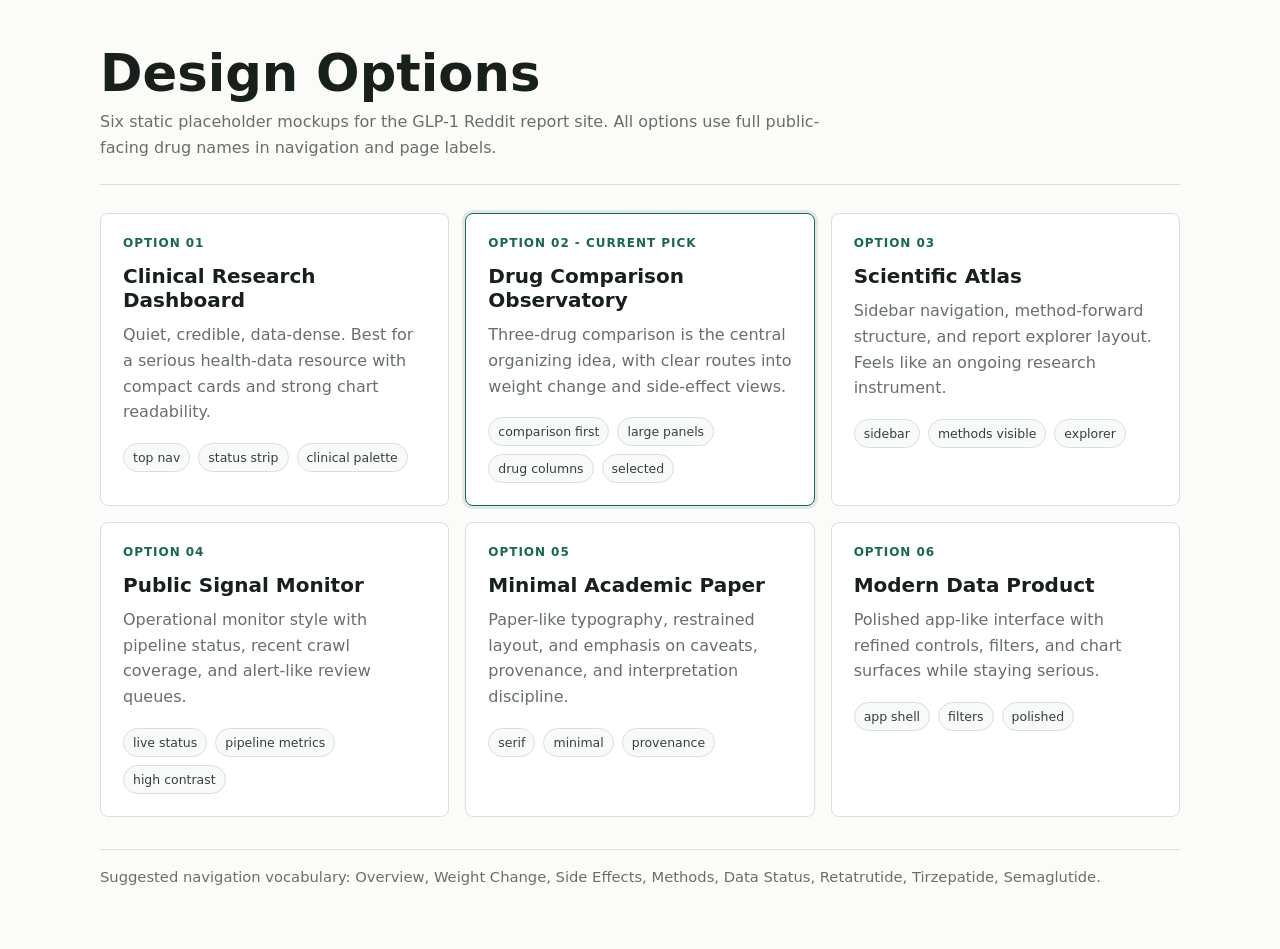
<file: tmp/design-options/index.html>
<!doctype html>
<html lang="en">
<head>
  <meta charset="utf-8">
  <meta name="viewport" content="width=device-width, initial-scale=1">
  <title>GLP-1 Reports Design Options</title>
  <style>
    :root {
      color-scheme: light;
      --ink: #17201b;
      --muted: #667069;
      --line: #d9e0dc;
      --paper: #fbfcfa;
      --panel: #ffffff;
      --green: #17694b;
      --blue: #2f6f9f;
      --amber: #a86612;
    }
    * { box-sizing: border-box; }
    body {
      margin: 0;
      font-family: Inter, ui-sans-serif, system-ui, -apple-system, BlinkMacSystemFont, "Segoe UI", sans-serif;
      background: var(--paper);
      color: var(--ink);
    }
    main {
      width: min(1080px, calc(100% - 40px));
      margin: 0 auto;
      padding: 48px 0 64px;
    }
    header {
      border-bottom: 1px solid var(--line);
      padding-bottom: 24px;
      margin-bottom: 28px;
    }
    h1 {
      margin: 0 0 10px;
      font-size: clamp(2rem, 4vw, 4rem);
      line-height: 1;
      letter-spacing: 0;
    }
    p {
      margin: 0;
      max-width: 760px;
      color: var(--muted);
      line-height: 1.6;
    }
    .grid {
      display: grid;
      grid-template-columns: repeat(auto-fit, minmax(280px, 1fr));
      gap: 16px;
    }
    a.card {
      display: block;
      min-height: 178px;
      padding: 22px;
      background: var(--panel);
      border: 1px solid var(--line);
      border-radius: 8px;
      color: inherit;
      text-decoration: none;
      transition: transform 160ms ease, box-shadow 160ms ease, border-color 160ms ease;
    }
    a.card:hover {
      transform: translateY(-2px);
      border-color: #aebbb5;
      box-shadow: 0 18px 40px rgba(33, 46, 39, 0.1);
    }
    a.card.selected {
      border-color: #17694b;
      box-shadow: 0 0 0 3px rgba(23, 105, 75, 0.12);
    }
    .eyebrow {
      font-size: 0.75rem;
      font-weight: 800;
      color: var(--green);
      letter-spacing: 0.08em;
      text-transform: uppercase;
      margin-bottom: 14px;
    }
    h2 {
      margin: 0 0 10px;
      font-size: 1.25rem;
      letter-spacing: 0;
    }
    .tagrow {
      display: flex;
      flex-wrap: wrap;
      gap: 8px;
      margin-top: 18px;
    }
    .tag {
      border: 1px solid var(--line);
      border-radius: 999px;
      padding: 6px 9px;
      font-size: 0.78rem;
      color: #34423a;
      background: #f7faf8;
    }
    footer {
      margin-top: 32px;
      padding-top: 18px;
      border-top: 1px solid var(--line);
      color: var(--muted);
      font-size: 0.92rem;
    }
  </style>
</head>
<body>
  <main>
    <header>
      <h1>Design Options</h1>
      <p>Six static placeholder mockups for the GLP-1 Reddit report site. All options use full public-facing drug names in navigation and page labels.</p>
    </header>

    <section class="grid" aria-label="Design options">
      <a class="card" href="option-01-clinical-dashboard.html">
        <div class="eyebrow">Option 01</div>
        <h2>Clinical Research Dashboard</h2>
        <p>Quiet, credible, data-dense. Best for a serious health-data resource with compact cards and strong chart readability.</p>
        <div class="tagrow"><span class="tag">top nav</span><span class="tag">status strip</span><span class="tag">clinical palette</span></div>
      </a>
      <a class="card selected" href="option-02-comparison-observatory.html">
        <div class="eyebrow">Option 02 - Current Pick</div>
        <h2>Drug Comparison Observatory</h2>
        <p>Three-drug comparison is the central organizing idea, with clear routes into weight change and side-effect views.</p>
        <div class="tagrow"><span class="tag">comparison first</span><span class="tag">large panels</span><span class="tag">drug columns</span><span class="tag">selected</span></div>
      </a>
      <a class="card" href="option-03-scientific-atlas.html">
        <div class="eyebrow">Option 03</div>
        <h2>Scientific Atlas</h2>
        <p>Sidebar navigation, method-forward structure, and report explorer layout. Feels like an ongoing research instrument.</p>
        <div class="tagrow"><span class="tag">sidebar</span><span class="tag">methods visible</span><span class="tag">explorer</span></div>
      </a>
      <a class="card" href="option-04-public-signal-monitor.html">
        <div class="eyebrow">Option 04</div>
        <h2>Public Signal Monitor</h2>
        <p>Operational monitor style with pipeline status, recent crawl coverage, and alert-like review queues.</p>
        <div class="tagrow"><span class="tag">live status</span><span class="tag">pipeline metrics</span><span class="tag">high contrast</span></div>
      </a>
      <a class="card" href="option-05-academic-paper.html">
        <div class="eyebrow">Option 05</div>
        <h2>Minimal Academic Paper</h2>
        <p>Paper-like typography, restrained layout, and emphasis on caveats, provenance, and interpretation discipline.</p>
        <div class="tagrow"><span class="tag">serif</span><span class="tag">minimal</span><span class="tag">provenance</span></div>
      </a>
      <a class="card" href="option-06-modern-data-product.html">
        <div class="eyebrow">Option 06</div>
        <h2>Modern Data Product</h2>
        <p>Polished app-like interface with refined controls, filters, and chart surfaces while staying serious.</p>
        <div class="tagrow"><span class="tag">app shell</span><span class="tag">filters</span><span class="tag">polished</span></div>
      </a>
    </section>

    <footer>
      Suggested navigation vocabulary: Overview, Weight Change, Side Effects, Methods, Data Status, Retatrutide, Tirzepatide, Semaglutide.
    </footer>
  </main>
</body>
</html>
</file>
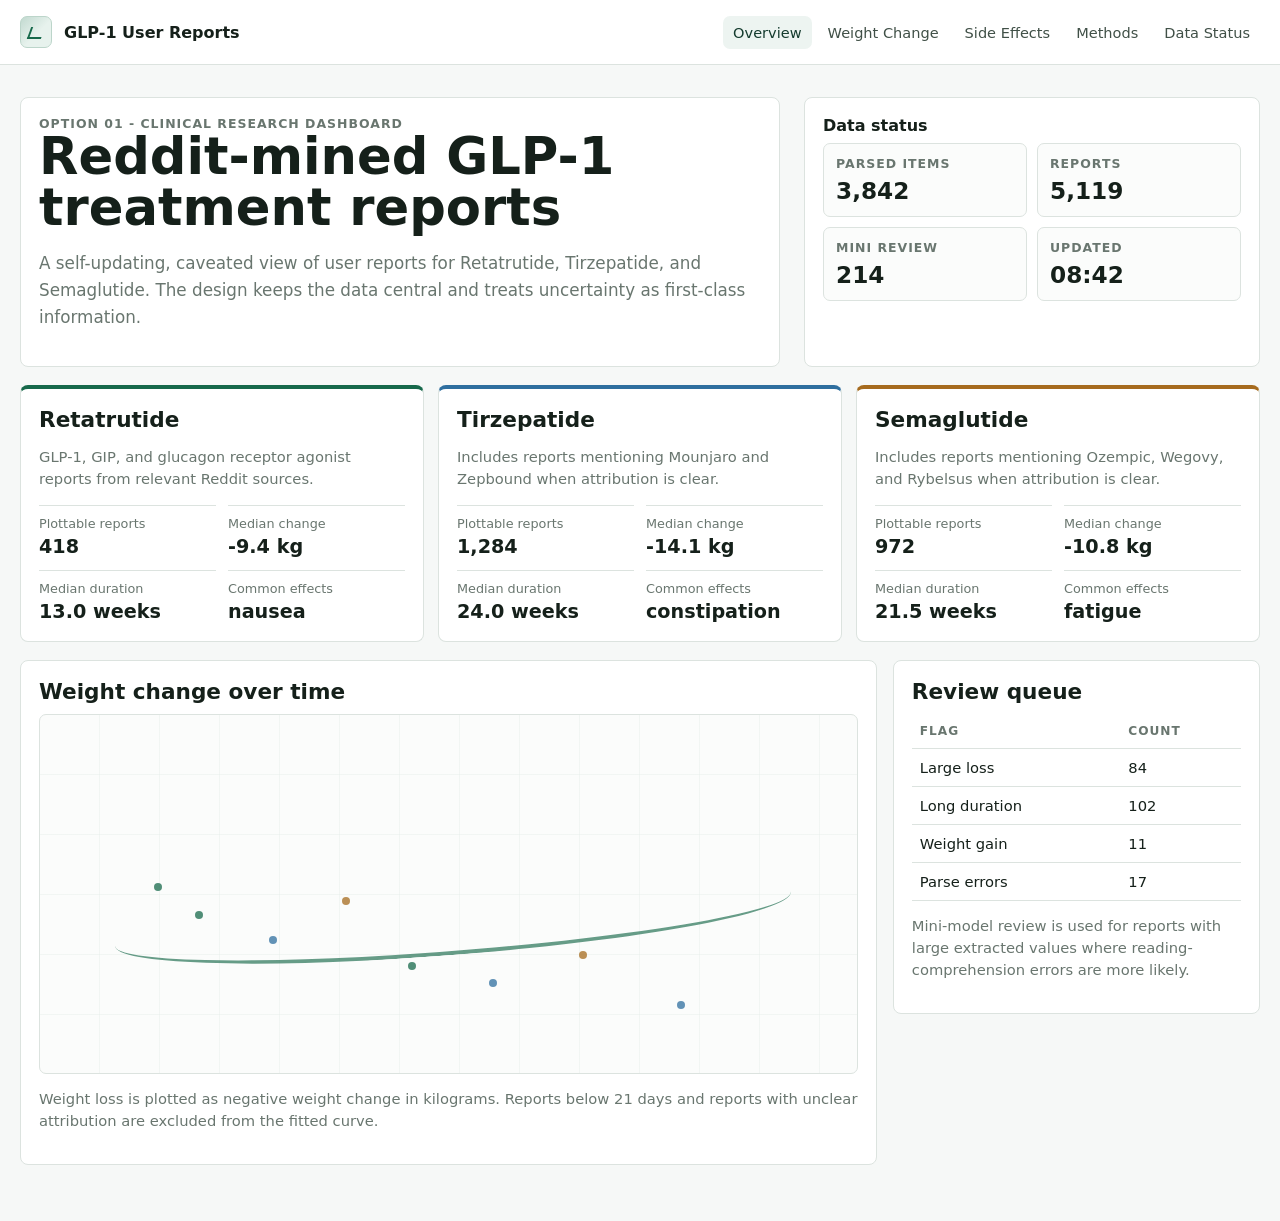
<file: tmp/design-options/option-01-clinical-dashboard.html>
<!doctype html>
<html lang="en">
<head>
  <meta charset="utf-8">
  <meta name="viewport" content="width=device-width, initial-scale=1">
  <title>Option 01 - Clinical Research Dashboard</title>
  <style>
    :root {
      --bg: #f6f8f7;
      --paper: #ffffff;
      --ink: #15201a;
      --muted: #69766f;
      --line: #dce3df;
      --green: #17694b;
      --blue: #2f6f9f;
      --red: #a44646;
      --amber: #a66b1e;
    }
    * { box-sizing: border-box; }
    body {
      margin: 0;
      background: var(--bg);
      color: var(--ink);
      font-family: Inter, ui-sans-serif, system-ui, -apple-system, BlinkMacSystemFont, "Segoe UI", sans-serif;
    }
    .topbar {
      position: sticky;
      top: 0;
      z-index: 10;
      background: rgba(255, 255, 255, 0.94);
      border-bottom: 1px solid var(--line);
      backdrop-filter: blur(12px);
    }
    .topbar-inner {
      width: min(1240px, calc(100% - 32px));
      margin: 0 auto;
      height: 64px;
      display: flex;
      align-items: center;
      justify-content: space-between;
      gap: 22px;
    }
    .brand {
      display: flex;
      align-items: center;
      gap: 12px;
      font-weight: 800;
      letter-spacing: 0;
      white-space: nowrap;
    }
    .mark {
      width: 32px;
      height: 32px;
      border-radius: 7px;
      background:
        linear-gradient(135deg, rgba(23, 105, 75, 0.18), transparent 55%),
        #e7f2ed;
      border: 1px solid #bcd5ca;
      position: relative;
    }
    .mark:after {
      content: "";
      position: absolute;
      left: 8px;
      right: 8px;
      bottom: 8px;
      height: 10px;
      border-left: 2px solid var(--green);
      border-bottom: 2px solid var(--green);
      transform: skewX(-20deg);
    }
    nav {
      display: flex;
      align-items: center;
      gap: 6px;
      flex-wrap: wrap;
      justify-content: flex-end;
    }
    nav a {
      color: #405047;
      text-decoration: none;
      font-size: 0.91rem;
      padding: 8px 10px;
      border-radius: 7px;
    }
    nav a.active, nav a:hover {
      background: #edf4f1;
      color: #143b2e;
    }
    main {
      width: min(1240px, calc(100% - 32px));
      margin: 0 auto;
      padding: 32px 0 56px;
    }
    .hero {
      display: grid;
      grid-template-columns: 1.25fr 0.75fr;
      gap: 24px;
      align-items: stretch;
      margin-bottom: 18px;
    }
    h1 {
      margin: 0 0 12px;
      font-size: clamp(2rem, 4vw, 4.2rem);
      line-height: 1;
      letter-spacing: 0;
    }
    .lede {
      color: var(--muted);
      font-size: 1.05rem;
      line-height: 1.6;
      max-width: 790px;
    }
    .panel {
      background: var(--paper);
      border: 1px solid var(--line);
      border-radius: 8px;
      padding: 18px;
    }
    .status-grid {
      display: grid;
      grid-template-columns: repeat(2, 1fr);
      gap: 10px;
    }
    .status {
      border: 1px solid var(--line);
      border-radius: 7px;
      padding: 12px;
      background: #fbfcfb;
    }
    .label {
      color: var(--muted);
      font-size: 0.78rem;
      text-transform: uppercase;
      letter-spacing: 0.08em;
      font-weight: 800;
    }
    .value {
      margin-top: 6px;
      font-size: 1.45rem;
      font-weight: 800;
    }
    .drug-grid {
      display: grid;
      grid-template-columns: repeat(3, 1fr);
      gap: 14px;
      margin: 18px 0;
    }
    .drug-card {
      background: var(--paper);
      border: 1px solid var(--line);
      border-top: 4px solid var(--green);
      border-radius: 8px;
      padding: 18px;
      min-height: 212px;
    }
    .drug-card:nth-child(2) { border-top-color: var(--blue); }
    .drug-card:nth-child(3) { border-top-color: var(--amber); }
    h2, h3 { letter-spacing: 0; }
    h2 { margin: 0 0 10px; font-size: 1.35rem; }
    h3 { margin: 0 0 8px; font-size: 1rem; }
    .metric-row {
      display: grid;
      grid-template-columns: 1fr 1fr;
      gap: 12px;
      margin-top: 14px;
    }
    .metric-row div {
      border-top: 1px solid var(--line);
      padding-top: 10px;
    }
    .metric-row span {
      display: block;
      color: var(--muted);
      font-size: 0.8rem;
      margin-bottom: 4px;
    }
    .metric-row strong {
      font-size: 1.2rem;
    }
    .main-grid {
      display: grid;
      grid-template-columns: minmax(0, 1.4fr) minmax(320px, 0.6fr);
      gap: 16px;
      align-items: start;
    }
    .chart {
      height: 360px;
      border: 1px solid var(--line);
      border-radius: 7px;
      background:
        linear-gradient(to right, transparent 0, transparent 59px, #e9efec 60px),
        linear-gradient(to bottom, transparent 0, transparent 59px, #e9efec 60px),
        #fbfcfb;
      background-size: 60px 60px;
      position: relative;
      overflow: hidden;
    }
    .point {
      position: absolute;
      width: 8px;
      height: 8px;
      border-radius: 50%;
      background: var(--green);
      opacity: 0.75;
    }
    .point.blue { background: var(--blue); }
    .point.amber { background: var(--amber); }
    .curve {
      position: absolute;
      left: 9%;
      right: 8%;
      top: 47%;
      height: 72px;
      border-bottom: 4px solid rgba(23, 105, 75, 0.65);
      border-radius: 0 0 55% 45%;
      transform: rotate(-4deg);
    }
    .table {
      width: 100%;
      border-collapse: collapse;
      font-size: 0.92rem;
    }
    .table th, .table td {
      border-bottom: 1px solid var(--line);
      padding: 10px 8px;
      text-align: left;
    }
    .table th {
      color: var(--muted);
      font-size: 0.76rem;
      text-transform: uppercase;
      letter-spacing: 0.08em;
    }
    .note {
      margin-top: 14px;
      color: var(--muted);
      line-height: 1.5;
      font-size: 0.92rem;
    }
    @media (max-width: 860px) {
      .hero, .drug-grid, .main-grid { grid-template-columns: 1fr; }
      .topbar-inner { height: auto; padding: 14px 0; align-items: flex-start; flex-direction: column; }
      nav { justify-content: flex-start; }
    }
  </style>
</head>
<body>
  <header class="topbar">
    <div class="topbar-inner">
      <div class="brand"><span class="mark"></span><span>GLP-1 User Reports</span></div>
      <nav aria-label="Primary">
        <a class="active" href="#">Overview</a>
        <a href="#">Weight Change</a>
        <a href="#">Side Effects</a>
        <a href="#">Methods</a>
        <a href="#">Data Status</a>
      </nav>
    </div>
  </header>
  <main>
    <section class="hero">
      <div class="panel">
        <div class="label">Option 01 - Clinical Research Dashboard</div>
        <h1>Reddit-mined GLP-1 treatment reports</h1>
        <p class="lede">A self-updating, caveated view of user reports for Retatrutide, Tirzepatide, and Semaglutide. The design keeps the data central and treats uncertainty as first-class information.</p>
      </div>
      <aside class="panel">
        <h3>Data status</h3>
        <div class="status-grid">
          <div class="status"><div class="label">Parsed items</div><div class="value">3,842</div></div>
          <div class="status"><div class="label">Reports</div><div class="value">5,119</div></div>
          <div class="status"><div class="label">Mini review</div><div class="value">214</div></div>
          <div class="status"><div class="label">Updated</div><div class="value">08:42</div></div>
        </div>
      </aside>
    </section>
    <section class="drug-grid">
      <article class="drug-card">
        <h2>Retatrutide</h2>
        <p class="note">GLP-1, GIP, and glucagon receptor agonist reports from relevant Reddit sources.</p>
        <div class="metric-row"><div><span>Plottable reports</span><strong>418</strong></div><div><span>Median change</span><strong>-9.4 kg</strong></div><div><span>Median duration</span><strong>13.0 weeks</strong></div><div><span>Common effects</span><strong>nausea</strong></div></div>
      </article>
      <article class="drug-card">
        <h2>Tirzepatide</h2>
        <p class="note">Includes reports mentioning Mounjaro and Zepbound when attribution is clear.</p>
        <div class="metric-row"><div><span>Plottable reports</span><strong>1,284</strong></div><div><span>Median change</span><strong>-14.1 kg</strong></div><div><span>Median duration</span><strong>24.0 weeks</strong></div><div><span>Common effects</span><strong>constipation</strong></div></div>
      </article>
      <article class="drug-card">
        <h2>Semaglutide</h2>
        <p class="note">Includes reports mentioning Ozempic, Wegovy, and Rybelsus when attribution is clear.</p>
        <div class="metric-row"><div><span>Plottable reports</span><strong>972</strong></div><div><span>Median change</span><strong>-10.8 kg</strong></div><div><span>Median duration</span><strong>21.5 weeks</strong></div><div><span>Common effects</span><strong>fatigue</strong></div></div>
      </article>
    </section>
    <section class="main-grid">
      <article class="panel">
        <h2>Weight change over time</h2>
        <div class="chart" aria-label="Placeholder scatterplot">
          <span class="curve"></span>
          <span class="point" style="left:14%;top:47%"></span><span class="point" style="left:19%;top:55%"></span><span class="point blue" style="left:28%;top:62%"></span><span class="point amber" style="left:37%;top:51%"></span><span class="point" style="left:45%;top:69%"></span><span class="point blue" style="left:55%;top:74%"></span><span class="point amber" style="left:66%;top:66%"></span><span class="point blue" style="left:78%;top:80%"></span>
        </div>
        <p class="note">Weight loss is plotted as negative weight change in kilograms. Reports below 21 days and reports with unclear attribution are excluded from the fitted curve.</p>
      </article>
      <aside class="panel">
        <h2>Review queue</h2>
        <table class="table">
          <thead><tr><th>Flag</th><th>Count</th></tr></thead>
          <tbody>
            <tr><td>Large loss</td><td>84</td></tr>
            <tr><td>Long duration</td><td>102</td></tr>
            <tr><td>Weight gain</td><td>11</td></tr>
            <tr><td>Parse errors</td><td>17</td></tr>
          </tbody>
        </table>
        <p class="note">Mini-model review is used for reports with large extracted values where reading-comprehension errors are more likely.</p>
      </aside>
    </section>
  </main>
</body>
</html>
</file>
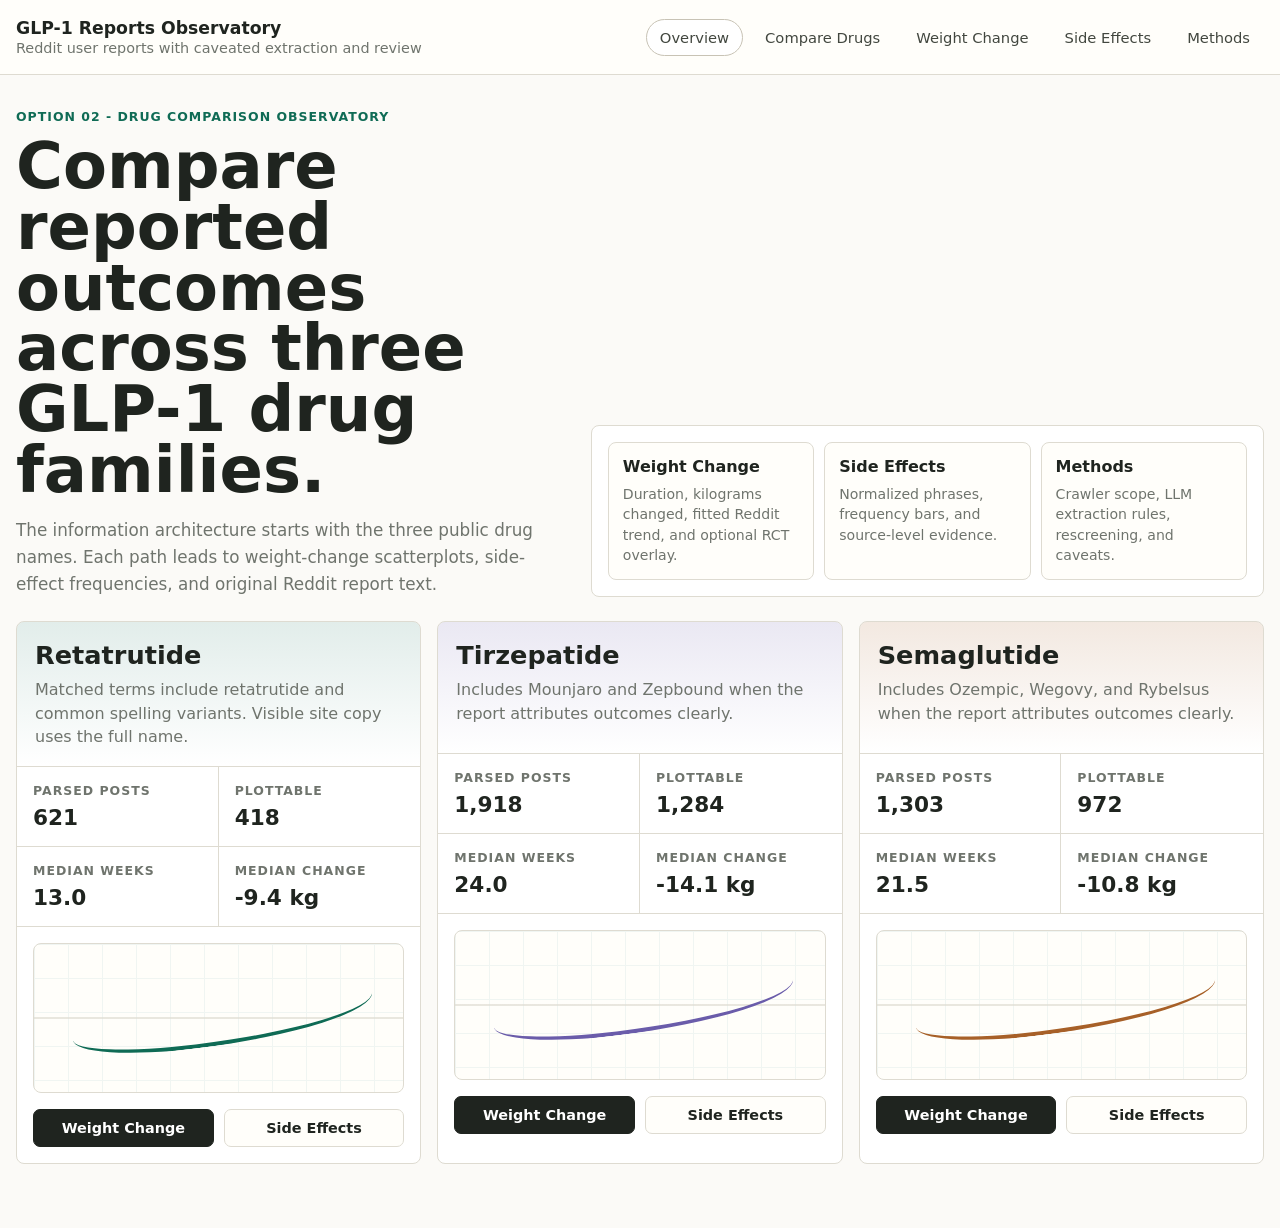
<file: tmp/design-options/option-02-comparison-observatory.html>
<!doctype html>
<html lang="en">
<head>
  <meta charset="utf-8">
  <meta name="viewport" content="width=device-width, initial-scale=1">
  <title>Option 02 - Drug Comparison Observatory</title>
  <style>
    :root {
      --bg: #fbfaf7;
      --ink: #1f241f;
      --muted: #6f746d;
      --line: #dedbd1;
      --panel: #ffffff;
      --retatrutide: #0f6b55;
      --tirzepatide: #6a5caa;
      --semaglutide: #a76028;
    }
    * { box-sizing: border-box; }
    body {
      margin: 0;
      background: var(--bg);
      color: var(--ink);
      font-family: Inter, ui-sans-serif, system-ui, -apple-system, BlinkMacSystemFont, "Segoe UI", sans-serif;
    }
    .layout {
      min-height: 100vh;
      display: grid;
      grid-template-rows: auto 1fr;
    }
    header {
      border-bottom: 1px solid var(--line);
      background: #fffefa;
    }
    .header-inner {
      width: min(1280px, calc(100% - 32px));
      margin: 0 auto;
      padding: 18px 0;
      display: grid;
      grid-template-columns: minmax(260px, 1fr) auto;
      gap: 20px;
      align-items: center;
    }
    .brand {
      display: flex;
      flex-direction: column;
      gap: 2px;
    }
    .brand strong { font-size: 1.08rem; }
    .brand span { color: var(--muted); font-size: 0.9rem; }
    nav {
      display: flex;
      gap: 8px;
      flex-wrap: wrap;
      justify-content: flex-end;
    }
    nav a {
      color: #42473f;
      text-decoration: none;
      border: 1px solid transparent;
      border-radius: 999px;
      padding: 9px 13px;
      font-size: 0.92rem;
      background: transparent;
    }
    nav a.active, nav a:hover {
      border-color: #c8c3b5;
      background: #ffffff;
    }
    main {
      width: min(1280px, calc(100% - 32px));
      margin: 0 auto;
      padding: 34px 0 64px;
    }
    .hero {
      display: grid;
      grid-template-columns: minmax(0, 0.9fr) minmax(360px, 1.1fr);
      gap: 24px;
      align-items: end;
      margin-bottom: 24px;
    }
    .eyebrow {
      color: var(--retatrutide);
      font-size: 0.78rem;
      text-transform: uppercase;
      font-weight: 850;
      letter-spacing: 0.08em;
      margin-bottom: 12px;
    }
    h1 {
      margin: 0;
      max-width: 720px;
      font-size: clamp(2.4rem, 5vw, 5.8rem);
      line-height: 0.95;
      letter-spacing: 0;
    }
    .hero p {
      color: var(--muted);
      line-height: 1.6;
      font-size: 1.05rem;
      margin: 16px 0 0;
      max-width: 680px;
    }
    .route-panel {
      border: 1px solid var(--line);
      background: var(--panel);
      border-radius: 8px;
      padding: 16px;
    }
    .route-grid {
      display: grid;
      grid-template-columns: repeat(3, 1fr);
      gap: 10px;
    }
    .route {
      border: 1px solid var(--line);
      border-radius: 8px;
      padding: 14px;
      min-height: 120px;
      background: #fffefa;
    }
    .route strong { display: block; margin-bottom: 8px; }
    .route span { color: var(--muted); font-size: 0.88rem; line-height: 1.45; }
    .comparison {
      display: grid;
      grid-template-columns: repeat(3, 1fr);
      gap: 16px;
    }
    .drug {
      border: 1px solid var(--line);
      border-radius: 8px;
      background: var(--panel);
      overflow: hidden;
    }
    .drug-head {
      padding: 18px;
      min-height: 132px;
      border-bottom: 1px solid var(--line);
      background: linear-gradient(180deg, rgba(15, 107, 85, 0.12), rgba(255, 255, 255, 0));
    }
    .drug:nth-child(2) .drug-head { background: linear-gradient(180deg, rgba(106, 92, 170, 0.14), rgba(255, 255, 255, 0)); }
    .drug:nth-child(3) .drug-head { background: linear-gradient(180deg, rgba(167, 96, 40, 0.14), rgba(255, 255, 255, 0)); }
    h2 {
      margin: 0 0 8px;
      font-size: 1.6rem;
      letter-spacing: 0;
    }
    .aliases {
      color: var(--muted);
      line-height: 1.45;
      margin: 0;
    }
    .metrics {
      display: grid;
      grid-template-columns: 1fr 1fr;
      border-bottom: 1px solid var(--line);
    }
    .metric {
      padding: 16px;
      border-right: 1px solid var(--line);
      border-bottom: 1px solid var(--line);
    }
    .metric:nth-child(2n) { border-right: 0; }
    .metric:nth-last-child(-n+2) { border-bottom: 0; }
    .metric span {
      display: block;
      color: var(--muted);
      font-size: 0.78rem;
      text-transform: uppercase;
      letter-spacing: 0.08em;
      margin-bottom: 7px;
      font-weight: 800;
    }
    .metric strong { font-size: 1.35rem; }
    .mini-chart {
      height: 150px;
      margin: 16px;
      border: 1px solid var(--line);
      border-radius: 8px;
      background:
        linear-gradient(to bottom, transparent 49%, var(--line) 50%, transparent 51%),
        linear-gradient(to right, #f0f5f2 1px, transparent 1px),
        linear-gradient(to bottom, #f0f5f2 1px, transparent 1px),
        #fffefa;
      background-size: auto, 34px 34px, 34px 34px, auto;
      position: relative;
    }
    .mini-chart:after {
      content: "";
      position: absolute;
      left: 10%;
      right: 8%;
      bottom: 32%;
      height: 54px;
      border-bottom: 4px solid var(--retatrutide);
      border-radius: 0 0 60% 40%;
      transform: rotate(-7deg);
    }
    .drug:nth-child(2) .mini-chart:after { border-bottom-color: var(--tirzepatide); }
    .drug:nth-child(3) .mini-chart:after { border-bottom-color: var(--semaglutide); }
    .actions {
      display: grid;
      grid-template-columns: 1fr 1fr;
      gap: 10px;
      padding: 0 16px 16px;
    }
    .button {
      display: block;
      text-align: center;
      padding: 10px;
      border-radius: 7px;
      border: 1px solid var(--line);
      text-decoration: none;
      color: var(--ink);
      background: #fffefa;
      font-weight: 700;
      font-size: 0.9rem;
    }
    .button.primary {
      background: #1f241f;
      color: white;
      border-color: #1f241f;
    }
    @media (max-width: 980px) {
      .hero, .comparison { grid-template-columns: 1fr; }
      .header-inner { grid-template-columns: 1fr; }
      nav { justify-content: flex-start; }
    }
    @media (max-width: 640px) {
      .route-grid { grid-template-columns: 1fr; }
    }
  </style>
</head>
<body>
  <div class="layout">
    <header>
      <div class="header-inner">
        <div class="brand">
          <strong>GLP-1 Reports Observatory</strong>
          <span>Reddit user reports with caveated extraction and review</span>
        </div>
        <nav aria-label="Primary">
          <a class="active" href="#">Overview</a>
          <a href="#">Compare Drugs</a>
          <a href="#">Weight Change</a>
          <a href="#">Side Effects</a>
          <a href="#">Methods</a>
        </nav>
      </div>
    </header>
    <main>
      <section class="hero">
        <div>
          <div class="eyebrow">Option 02 - Drug Comparison Observatory</div>
          <h1>Compare reported outcomes across three GLP-1 drug families.</h1>
          <p>The information architecture starts with the three public drug names. Each path leads to weight-change scatterplots, side-effect frequencies, and original Reddit report text.</p>
        </div>
        <aside class="route-panel">
          <div class="route-grid">
            <div class="route"><strong>Weight Change</strong><span>Duration, kilograms changed, fitted Reddit trend, and optional RCT overlay.</span></div>
            <div class="route"><strong>Side Effects</strong><span>Normalized phrases, frequency bars, and source-level evidence.</span></div>
            <div class="route"><strong>Methods</strong><span>Crawler scope, LLM extraction rules, rescreening, and caveats.</span></div>
          </div>
        </aside>
      </section>
      <section class="comparison" aria-label="Drug comparison">
        <article class="drug">
          <div class="drug-head">
            <h2>Retatrutide</h2>
            <p class="aliases">Matched terms include retatrutide and common spelling variants. Visible site copy uses the full name.</p>
          </div>
          <div class="metrics">
            <div class="metric"><span>Parsed posts</span><strong>621</strong></div>
            <div class="metric"><span>Plottable</span><strong>418</strong></div>
            <div class="metric"><span>Median weeks</span><strong>13.0</strong></div>
            <div class="metric"><span>Median change</span><strong>-9.4 kg</strong></div>
          </div>
          <div class="mini-chart"></div>
          <div class="actions"><a class="button primary" href="#">Weight Change</a><a class="button" href="#">Side Effects</a></div>
        </article>
        <article class="drug">
          <div class="drug-head">
            <h2>Tirzepatide</h2>
            <p class="aliases">Includes Mounjaro and Zepbound when the report attributes outcomes clearly.</p>
          </div>
          <div class="metrics">
            <div class="metric"><span>Parsed posts</span><strong>1,918</strong></div>
            <div class="metric"><span>Plottable</span><strong>1,284</strong></div>
            <div class="metric"><span>Median weeks</span><strong>24.0</strong></div>
            <div class="metric"><span>Median change</span><strong>-14.1 kg</strong></div>
          </div>
          <div class="mini-chart"></div>
          <div class="actions"><a class="button primary" href="#">Weight Change</a><a class="button" href="#">Side Effects</a></div>
        </article>
        <article class="drug">
          <div class="drug-head">
            <h2>Semaglutide</h2>
            <p class="aliases">Includes Ozempic, Wegovy, and Rybelsus when the report attributes outcomes clearly.</p>
          </div>
          <div class="metrics">
            <div class="metric"><span>Parsed posts</span><strong>1,303</strong></div>
            <div class="metric"><span>Plottable</span><strong>972</strong></div>
            <div class="metric"><span>Median weeks</span><strong>21.5</strong></div>
            <div class="metric"><span>Median change</span><strong>-10.8 kg</strong></div>
          </div>
          <div class="mini-chart"></div>
          <div class="actions"><a class="button primary" href="#">Weight Change</a><a class="button" href="#">Side Effects</a></div>
        </article>
      </section>
    </main>
  </div>
</body>
</html>
</file>
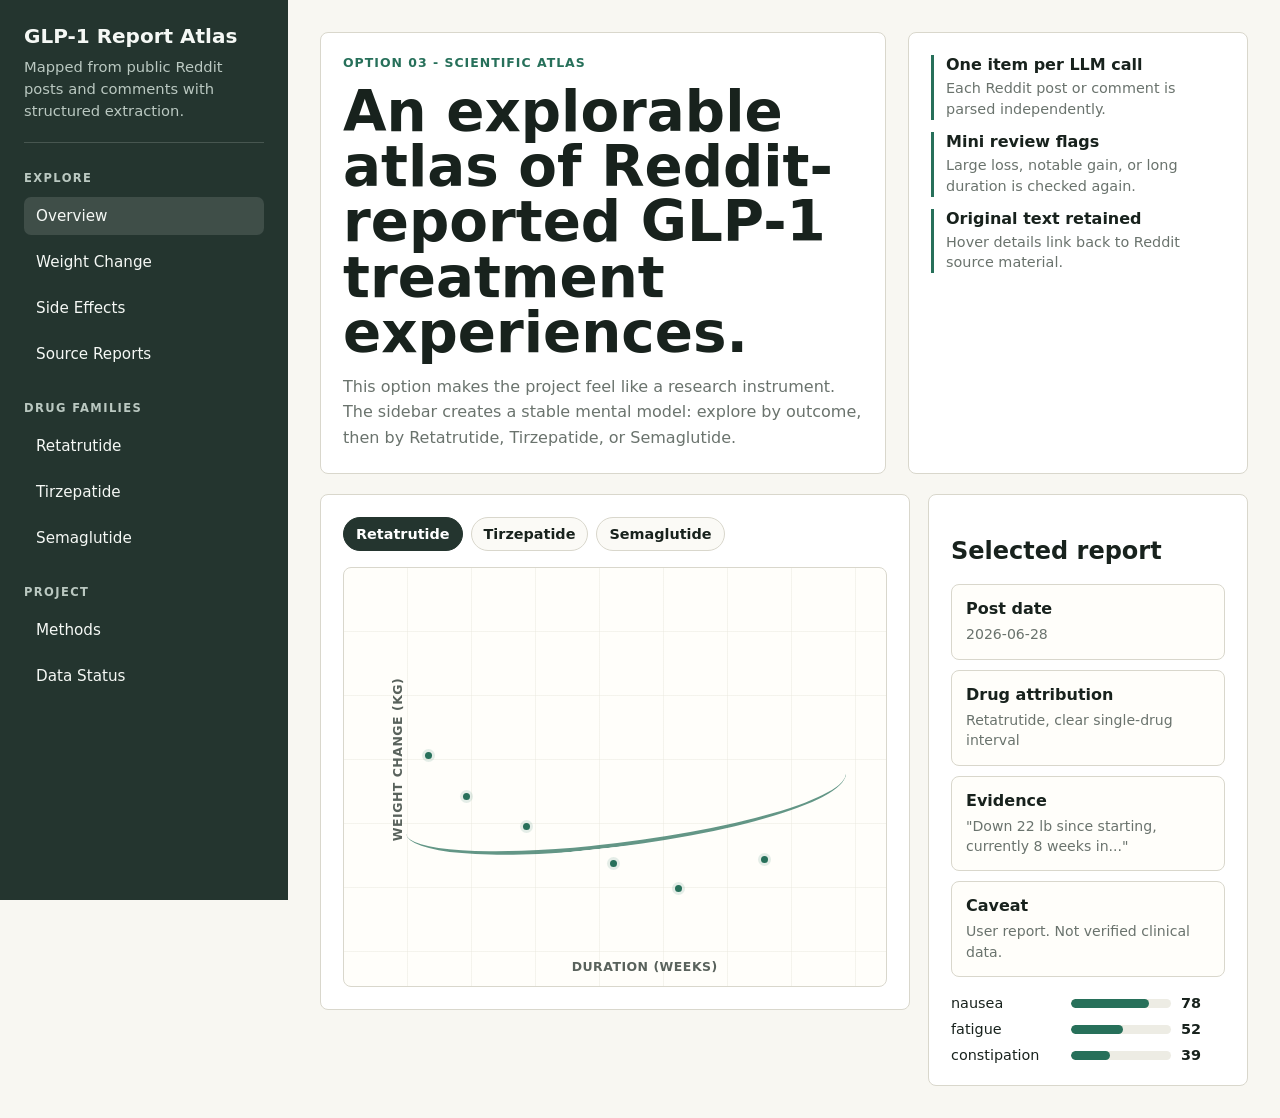
<file: tmp/design-options/option-03-scientific-atlas.html>
<!doctype html>
<html lang="en">
<head>
  <meta charset="utf-8">
  <meta name="viewport" content="width=device-width, initial-scale=1">
  <title>Option 03 - Scientific Atlas</title>
  <style>
    :root {
      --bg: #f8f7f2;
      --sidebar: #24352f;
      --sidebar-ink: #f5f8f5;
      --sidebar-muted: #bac8c1;
      --paper: #ffffff;
      --ink: #18221d;
      --muted: #6a736d;
      --line: #d9d7cc;
      --green: #27705a;
      --violet: #5f5a9f;
      --rust: #9c5d2e;
    }
    * { box-sizing: border-box; }
    body {
      margin: 0;
      background: var(--bg);
      color: var(--ink);
      font-family: Inter, ui-sans-serif, system-ui, -apple-system, BlinkMacSystemFont, "Segoe UI", sans-serif;
    }
    .shell {
      min-height: 100vh;
      display: grid;
      grid-template-columns: 288px minmax(0, 1fr);
    }
    aside.nav {
      background: var(--sidebar);
      color: var(--sidebar-ink);
      padding: 24px;
      position: sticky;
      top: 0;
      height: 100vh;
      display: flex;
      flex-direction: column;
      gap: 28px;
    }
    .brand {
      border-bottom: 1px solid rgba(255, 255, 255, 0.16);
      padding-bottom: 20px;
    }
    .brand strong {
      display: block;
      font-size: 1.25rem;
      letter-spacing: 0;
      margin-bottom: 8px;
    }
    .brand span {
      color: var(--sidebar-muted);
      line-height: 1.5;
      font-size: 0.92rem;
    }
    .nav-group {
      display: grid;
      gap: 8px;
    }
    .nav-label {
      color: var(--sidebar-muted);
      font-size: 0.72rem;
      letter-spacing: 0.12em;
      text-transform: uppercase;
      font-weight: 800;
      margin-bottom: 4px;
    }
    .nav a {
      color: var(--sidebar-ink);
      text-decoration: none;
      padding: 10px 12px;
      border-radius: 7px;
      background: transparent;
      font-size: 0.95rem;
    }
    .nav a.active, .nav a:hover {
      background: rgba(255, 255, 255, 0.12);
    }
    main {
      padding: 32px;
    }
    .content {
      max-width: 1180px;
      margin: 0 auto;
    }
    .hero {
      display: grid;
      grid-template-columns: minmax(0, 1fr) 340px;
      gap: 22px;
      align-items: stretch;
      margin-bottom: 20px;
    }
    .paper {
      background: var(--paper);
      border: 1px solid var(--line);
      border-radius: 8px;
      padding: 22px;
    }
    .eyebrow {
      color: var(--green);
      font-weight: 850;
      letter-spacing: 0.08em;
      text-transform: uppercase;
      font-size: 0.78rem;
      margin-bottom: 14px;
    }
    h1 {
      margin: 0 0 14px;
      max-width: 880px;
      font-size: clamp(2.2rem, 4.4vw, 5rem);
      line-height: 0.98;
      letter-spacing: 0;
    }
    p {
      margin: 0;
      color: var(--muted);
      line-height: 1.6;
    }
    .method-list {
      display: grid;
      gap: 12px;
    }
    .method-item {
      border-left: 3px solid var(--green);
      padding-left: 12px;
    }
    .method-item strong { display: block; margin-bottom: 4px; }
    .method-item span { color: var(--muted); font-size: 0.9rem; line-height: 1.45; }
    .atlas-grid {
      display: grid;
      grid-template-columns: minmax(0, 1.3fr) minmax(320px, 0.7fr);
      gap: 18px;
      align-items: start;
    }
    .tabs {
      display: flex;
      flex-wrap: wrap;
      gap: 8px;
      margin-bottom: 16px;
    }
    .tab {
      border: 1px solid var(--line);
      background: #fbfaf6;
      border-radius: 999px;
      padding: 8px 12px;
      font-size: 0.9rem;
      font-weight: 750;
    }
    .tab.active {
      background: var(--sidebar);
      color: white;
      border-color: var(--sidebar);
    }
    .chart {
      height: 420px;
      border: 1px solid var(--line);
      border-radius: 8px;
      background:
        linear-gradient(to right, transparent 0, transparent 63px, #ebe9df 64px),
        linear-gradient(to bottom, transparent 0, transparent 63px, #ebe9df 64px),
        #fffefa;
      background-size: 64px 64px;
      position: relative;
      overflow: hidden;
    }
    .axis-label {
      position: absolute;
      color: #59625c;
      font-size: 0.78rem;
      font-weight: 800;
      letter-spacing: 0.04em;
      text-transform: uppercase;
    }
    .axis-label.x { bottom: 12px; left: 42%; }
    .axis-label.y { top: 44%; left: -28px; transform: rotate(-90deg); }
    .line {
      position: absolute;
      left: 11%;
      right: 7%;
      top: 46%;
      height: 86px;
      border-bottom: 4px solid rgba(39, 112, 90, 0.72);
      border-radius: 0 0 60% 42%;
      transform: rotate(-6deg);
    }
    .dot {
      position: absolute;
      width: 7px;
      height: 7px;
      border-radius: 50%;
      background: var(--green);
      box-shadow: 0 0 0 3px rgba(39, 112, 90, 0.12);
    }
    .source-list {
      display: grid;
      gap: 10px;
    }
    .source {
      border: 1px solid var(--line);
      border-radius: 8px;
      padding: 14px;
      background: #fffefa;
    }
    .source strong {
      display: block;
      margin-bottom: 6px;
    }
    .source span {
      display: block;
      color: var(--muted);
      font-size: 0.88rem;
      line-height: 1.45;
    }
    .bar-list {
      margin-top: 18px;
      display: grid;
      gap: 10px;
    }
    .bar-row {
      display: grid;
      grid-template-columns: 110px 1fr 44px;
      gap: 10px;
      align-items: center;
      font-size: 0.9rem;
    }
    .track {
      height: 9px;
      background: #edece4;
      border-radius: 99px;
      overflow: hidden;
    }
    .bar {
      display: block;
      height: 100%;
      background: var(--green);
      border-radius: 99px;
    }
    @media (max-width: 980px) {
      .shell { grid-template-columns: 1fr; }
      aside.nav { position: static; height: auto; }
      .hero, .atlas-grid { grid-template-columns: 1fr; }
    }
  </style>
</head>
<body>
  <div class="shell">
    <aside class="nav" aria-label="Primary">
      <div class="brand">
        <strong>GLP-1 Report Atlas</strong>
        <span>Mapped from public Reddit posts and comments with structured extraction.</span>
      </div>
      <div class="nav-group">
        <div class="nav-label">Explore</div>
        <a class="active" href="#">Overview</a>
        <a href="#">Weight Change</a>
        <a href="#">Side Effects</a>
        <a href="#">Source Reports</a>
      </div>
      <div class="nav-group">
        <div class="nav-label">Drug Families</div>
        <a href="#">Retatrutide</a>
        <a href="#">Tirzepatide</a>
        <a href="#">Semaglutide</a>
      </div>
      <div class="nav-group">
        <div class="nav-label">Project</div>
        <a href="#">Methods</a>
        <a href="#">Data Status</a>
      </div>
    </aside>
    <main>
      <div class="content">
        <section class="hero">
          <article class="paper">
            <div class="eyebrow">Option 03 - Scientific Atlas</div>
            <h1>An explorable atlas of Reddit-reported GLP-1 treatment experiences.</h1>
            <p>This option makes the project feel like a research instrument. The sidebar creates a stable mental model: explore by outcome, then by Retatrutide, Tirzepatide, or Semaglutide.</p>
          </article>
          <aside class="paper">
            <div class="method-list">
              <div class="method-item"><strong>One item per LLM call</strong><span>Each Reddit post or comment is parsed independently.</span></div>
              <div class="method-item"><strong>Mini review flags</strong><span>Large loss, notable gain, or long duration is checked again.</span></div>
              <div class="method-item"><strong>Original text retained</strong><span>Hover details link back to Reddit source material.</span></div>
            </div>
          </aside>
        </section>
        <section class="atlas-grid">
          <article class="paper">
            <div class="tabs" aria-label="Drug tabs">
              <span class="tab active">Retatrutide</span>
              <span class="tab">Tirzepatide</span>
              <span class="tab">Semaglutide</span>
            </div>
            <div class="chart" aria-label="Placeholder scatterplot">
              <span class="axis-label y">Weight change (kg)</span>
              <span class="axis-label x">Duration (weeks)</span>
              <span class="line"></span>
              <span class="dot" style="left:15%;top:44%"></span><span class="dot" style="left:22%;top:54%"></span><span class="dot" style="left:33%;top:61%"></span><span class="dot" style="left:49%;top:70%"></span><span class="dot" style="left:61%;top:76%"></span><span class="dot" style="left:77%;top:69%"></span>
            </div>
          </article>
          <aside class="paper">
            <h2>Selected report</h2>
            <div class="source-list">
              <div class="source"><strong>Post date</strong><span>2026-06-28</span></div>
              <div class="source"><strong>Drug attribution</strong><span>Retatrutide, clear single-drug interval</span></div>
              <div class="source"><strong>Evidence</strong><span>"Down 22 lb since starting, currently 8 weeks in..."</span></div>
              <div class="source"><strong>Caveat</strong><span>User report. Not verified clinical data.</span></div>
            </div>
            <div class="bar-list">
              <div class="bar-row"><span>nausea</span><span class="track"><span class="bar" style="width:78%"></span></span><strong>78</strong></div>
              <div class="bar-row"><span>fatigue</span><span class="track"><span class="bar" style="width:52%"></span></span><strong>52</strong></div>
              <div class="bar-row"><span>constipation</span><span class="track"><span class="bar" style="width:39%"></span></span><strong>39</strong></div>
            </div>
          </aside>
        </section>
      </div>
    </main>
  </div>
</body>
</html>
</file>
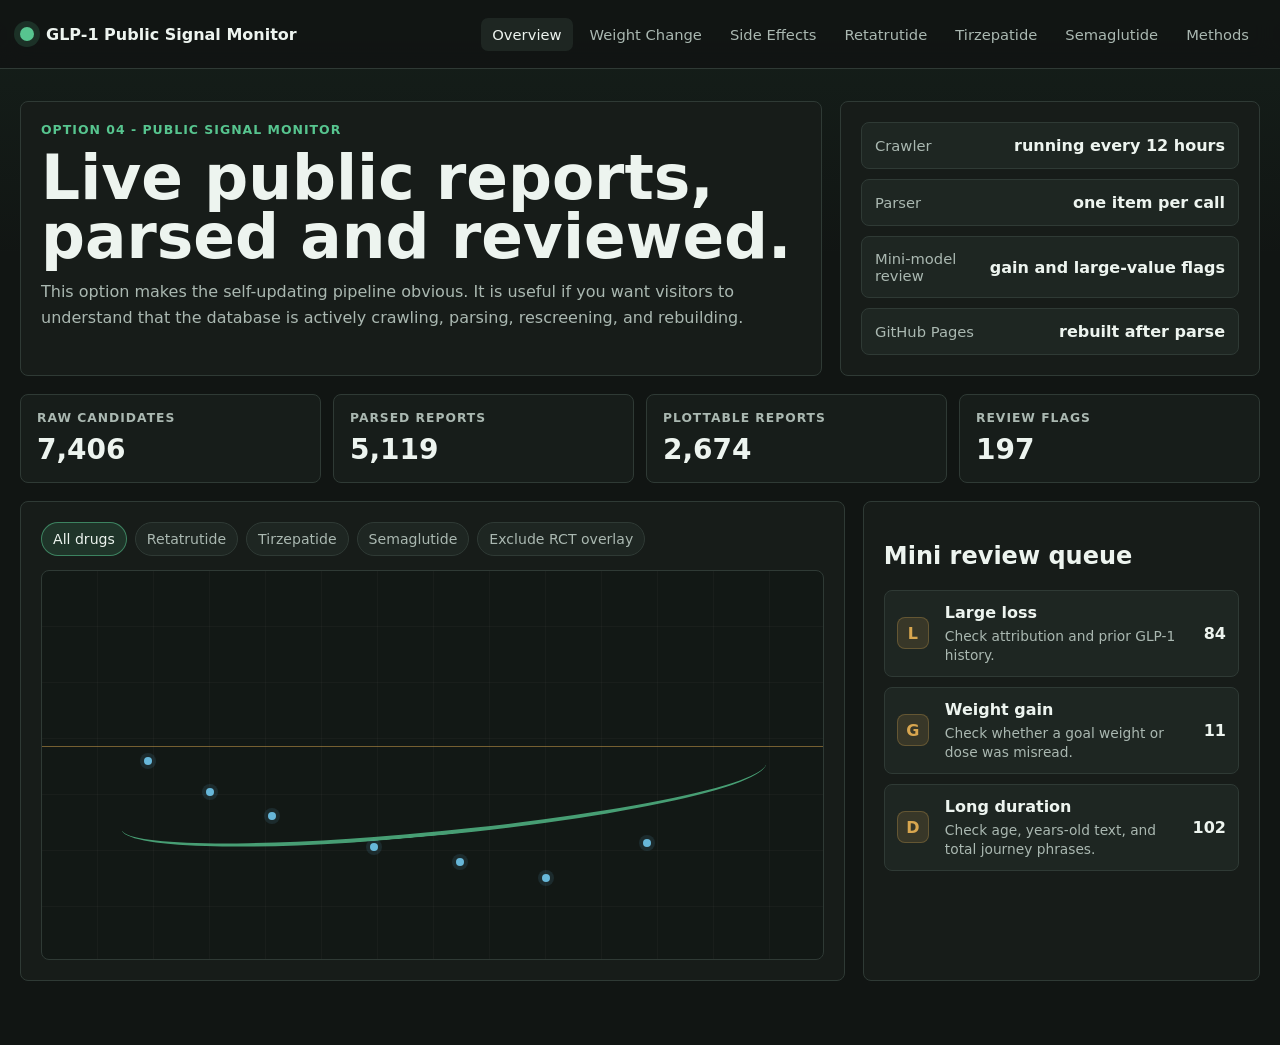
<file: tmp/design-options/option-04-public-signal-monitor.html>
<!doctype html>
<html lang="en">
<head>
  <meta charset="utf-8">
  <meta name="viewport" content="width=device-width, initial-scale=1">
  <title>Option 04 - Public Signal Monitor</title>
  <style>
    :root {
      --bg: #111513;
      --panel: #171d1a;
      --panel-2: #1e2622;
      --ink: #edf4ef;
      --muted: #aab8b1;
      --line: #2f3a35;
      --green: #57c58f;
      --cyan: #67b7d9;
      --amber: #d8a64f;
      --red: #d46b6b;
    }
    * { box-sizing: border-box; }
    body {
      margin: 0;
      background:
        linear-gradient(180deg, rgba(87, 197, 143, 0.06), transparent 260px),
        var(--bg);
      color: var(--ink);
      font-family: Inter, ui-sans-serif, system-ui, -apple-system, BlinkMacSystemFont, "Segoe UI", sans-serif;
    }
    header {
      border-bottom: 1px solid var(--line);
      background: rgba(17, 21, 19, 0.9);
      position: sticky;
      top: 0;
      z-index: 10;
      backdrop-filter: blur(12px);
    }
    .header-inner {
      width: min(1240px, calc(100% - 32px));
      margin: 0 auto;
      min-height: 68px;
      display: flex;
      align-items: center;
      justify-content: space-between;
      gap: 24px;
    }
    .brand {
      display: flex;
      align-items: center;
      gap: 12px;
      font-weight: 850;
      white-space: nowrap;
    }
    .pulse {
      width: 14px;
      height: 14px;
      border-radius: 50%;
      background: var(--green);
      box-shadow: 0 0 0 6px rgba(87, 197, 143, 0.16);
    }
    nav {
      display: flex;
      gap: 6px;
      flex-wrap: wrap;
      justify-content: flex-end;
    }
    nav a {
      color: var(--muted);
      text-decoration: none;
      padding: 8px 11px;
      border-radius: 7px;
      font-size: 0.92rem;
    }
    nav a.active, nav a:hover {
      color: var(--ink);
      background: var(--panel-2);
    }
    main {
      width: min(1240px, calc(100% - 32px));
      margin: 0 auto;
      padding: 32px 0 64px;
    }
    .hero {
      display: grid;
      grid-template-columns: minmax(0, 1fr) 420px;
      gap: 18px;
      align-items: stretch;
      margin-bottom: 18px;
    }
    .panel {
      background: rgba(23, 29, 26, 0.96);
      border: 1px solid var(--line);
      border-radius: 8px;
      padding: 20px;
    }
    .eyebrow {
      color: var(--green);
      text-transform: uppercase;
      letter-spacing: 0.08em;
      font-size: 0.78rem;
      font-weight: 850;
      margin-bottom: 12px;
    }
    h1 {
      margin: 0 0 12px;
      font-size: clamp(2.2rem, 4.8vw, 5.2rem);
      line-height: 0.96;
      letter-spacing: 0;
    }
    p {
      margin: 0;
      color: var(--muted);
      line-height: 1.6;
      max-width: 760px;
    }
    .status-table {
      display: grid;
      gap: 10px;
    }
    .status-row {
      display: grid;
      grid-template-columns: 1fr auto;
      gap: 14px;
      align-items: center;
      border: 1px solid var(--line);
      background: var(--panel-2);
      border-radius: 8px;
      padding: 13px;
    }
    .status-row span { color: var(--muted); font-size: 0.92rem; }
    .status-row strong { color: var(--ink); }
    .ok { color: var(--green); }
    .warn { color: var(--amber); }
    .grid {
      display: grid;
      grid-template-columns: repeat(4, 1fr);
      gap: 12px;
      margin-bottom: 18px;
    }
    .metric {
      background: var(--panel);
      border: 1px solid var(--line);
      border-radius: 8px;
      padding: 16px;
    }
    .metric span {
      display: block;
      color: var(--muted);
      font-size: 0.77rem;
      text-transform: uppercase;
      letter-spacing: 0.08em;
      font-weight: 800;
      margin-bottom: 8px;
    }
    .metric strong {
      display: block;
      font-size: 1.75rem;
      letter-spacing: 0;
    }
    .main-grid {
      display: grid;
      grid-template-columns: minmax(0, 1.35fr) minmax(330px, 0.65fr);
      gap: 18px;
    }
    .toolbar {
      display: flex;
      flex-wrap: wrap;
      gap: 8px;
      margin-bottom: 14px;
    }
    .chip {
      border: 1px solid var(--line);
      background: var(--panel-2);
      border-radius: 999px;
      padding: 8px 11px;
      color: var(--muted);
      font-size: 0.88rem;
    }
    .chip.active {
      color: var(--ink);
      border-color: rgba(87, 197, 143, 0.55);
      background: rgba(87, 197, 143, 0.14);
    }
    .chart {
      height: 390px;
      border: 1px solid var(--line);
      border-radius: 8px;
      background:
        linear-gradient(to right, transparent 0, transparent 55px, rgba(255,255,255,0.055) 56px),
        linear-gradient(to bottom, transparent 0, transparent 55px, rgba(255,255,255,0.055) 56px),
        #121815;
      background-size: 56px 56px;
      position: relative;
      overflow: hidden;
    }
    .scanline {
      position: absolute;
      left: 0;
      right: 0;
      top: 45%;
      height: 1px;
      background: rgba(216, 166, 79, 0.5);
    }
    .curve {
      position: absolute;
      left: 10%;
      right: 7%;
      top: 48%;
      height: 78px;
      border-bottom: 4px solid rgba(87, 197, 143, 0.78);
      border-radius: 0 0 60% 46%;
      transform: rotate(-5deg);
    }
    .dot {
      position: absolute;
      width: 8px;
      height: 8px;
      border-radius: 50%;
      background: var(--cyan);
      box-shadow: 0 0 0 4px rgba(103, 183, 217, 0.12);
    }
    .queue {
      display: grid;
      gap: 10px;
    }
    .queue-item {
      display: grid;
      grid-template-columns: 36px 1fr auto;
      gap: 12px;
      align-items: center;
      border: 1px solid var(--line);
      border-radius: 8px;
      padding: 12px;
      background: var(--panel-2);
    }
    .badge {
      width: 32px;
      height: 32px;
      border-radius: 8px;
      display: grid;
      place-items: center;
      background: rgba(216, 166, 79, 0.14);
      color: var(--amber);
      font-weight: 900;
      border: 1px solid rgba(216, 166, 79, 0.28);
    }
    .queue-item strong { display: block; margin-bottom: 4px; }
    .queue-item span { color: var(--muted); font-size: 0.86rem; }
    .count { color: var(--ink); font-weight: 850; }
    @media (max-width: 980px) {
      .hero, .main-grid { grid-template-columns: 1fr; }
      .grid { grid-template-columns: repeat(2, 1fr); }
      .header-inner { align-items: flex-start; flex-direction: column; padding: 14px 0; }
      nav { justify-content: flex-start; }
    }
    @media (max-width: 600px) {
      .grid { grid-template-columns: 1fr; }
    }
  </style>
</head>
<body>
  <header>
    <div class="header-inner">
      <div class="brand"><span class="pulse"></span><span>GLP-1 Public Signal Monitor</span></div>
      <nav aria-label="Primary">
        <a class="active" href="#">Overview</a>
        <a href="#">Weight Change</a>
        <a href="#">Side Effects</a>
        <a href="#">Retatrutide</a>
        <a href="#">Tirzepatide</a>
        <a href="#">Semaglutide</a>
        <a href="#">Methods</a>
      </nav>
    </div>
  </header>
  <main>
    <section class="hero">
      <article class="panel">
        <div class="eyebrow">Option 04 - Public Signal Monitor</div>
        <h1>Live public reports, parsed and reviewed.</h1>
        <p>This option makes the self-updating pipeline obvious. It is useful if you want visitors to understand that the database is actively crawling, parsing, rescreening, and rebuilding.</p>
      </article>
      <aside class="panel">
        <div class="status-table">
          <div class="status-row"><span>Crawler</span><strong class="ok">running every 12 hours</strong></div>
          <div class="status-row"><span>Parser</span><strong class="ok">one item per call</strong></div>
          <div class="status-row"><span>Mini-model review</span><strong class="warn">gain and large-value flags</strong></div>
          <div class="status-row"><span>GitHub Pages</span><strong class="ok">rebuilt after parse</strong></div>
        </div>
      </aside>
    </section>
    <section class="grid" aria-label="Pipeline metrics">
      <div class="metric"><span>Raw candidates</span><strong>7,406</strong></div>
      <div class="metric"><span>Parsed reports</span><strong>5,119</strong></div>
      <div class="metric"><span>Plottable reports</span><strong>2,674</strong></div>
      <div class="metric"><span>Review flags</span><strong>197</strong></div>
    </section>
    <section class="main-grid">
      <article class="panel">
        <div class="toolbar">
          <span class="chip active">All drugs</span>
          <span class="chip">Retatrutide</span>
          <span class="chip">Tirzepatide</span>
          <span class="chip">Semaglutide</span>
          <span class="chip">Exclude RCT overlay</span>
        </div>
        <div class="chart" aria-label="Placeholder scatterplot">
          <span class="scanline"></span>
          <span class="curve"></span>
          <span class="dot" style="left:13%;top:48%"></span><span class="dot" style="left:21%;top:56%"></span><span class="dot" style="left:29%;top:62%"></span><span class="dot" style="left:42%;top:70%"></span><span class="dot" style="left:53%;top:74%"></span><span class="dot" style="left:64%;top:78%"></span><span class="dot" style="left:77%;top:69%"></span>
        </div>
      </article>
      <aside class="panel">
        <h2>Mini review queue</h2>
        <div class="queue">
          <div class="queue-item"><div class="badge">L</div><div><strong>Large loss</strong><span>Check attribution and prior GLP-1 history.</span></div><div class="count">84</div></div>
          <div class="queue-item"><div class="badge">G</div><div><strong>Weight gain</strong><span>Check whether a goal weight or dose was misread.</span></div><div class="count">11</div></div>
          <div class="queue-item"><div class="badge">D</div><div><strong>Long duration</strong><span>Check age, years-old text, and total journey phrases.</span></div><div class="count">102</div></div>
        </div>
      </aside>
    </section>
  </main>
</body>
</html>
</file>
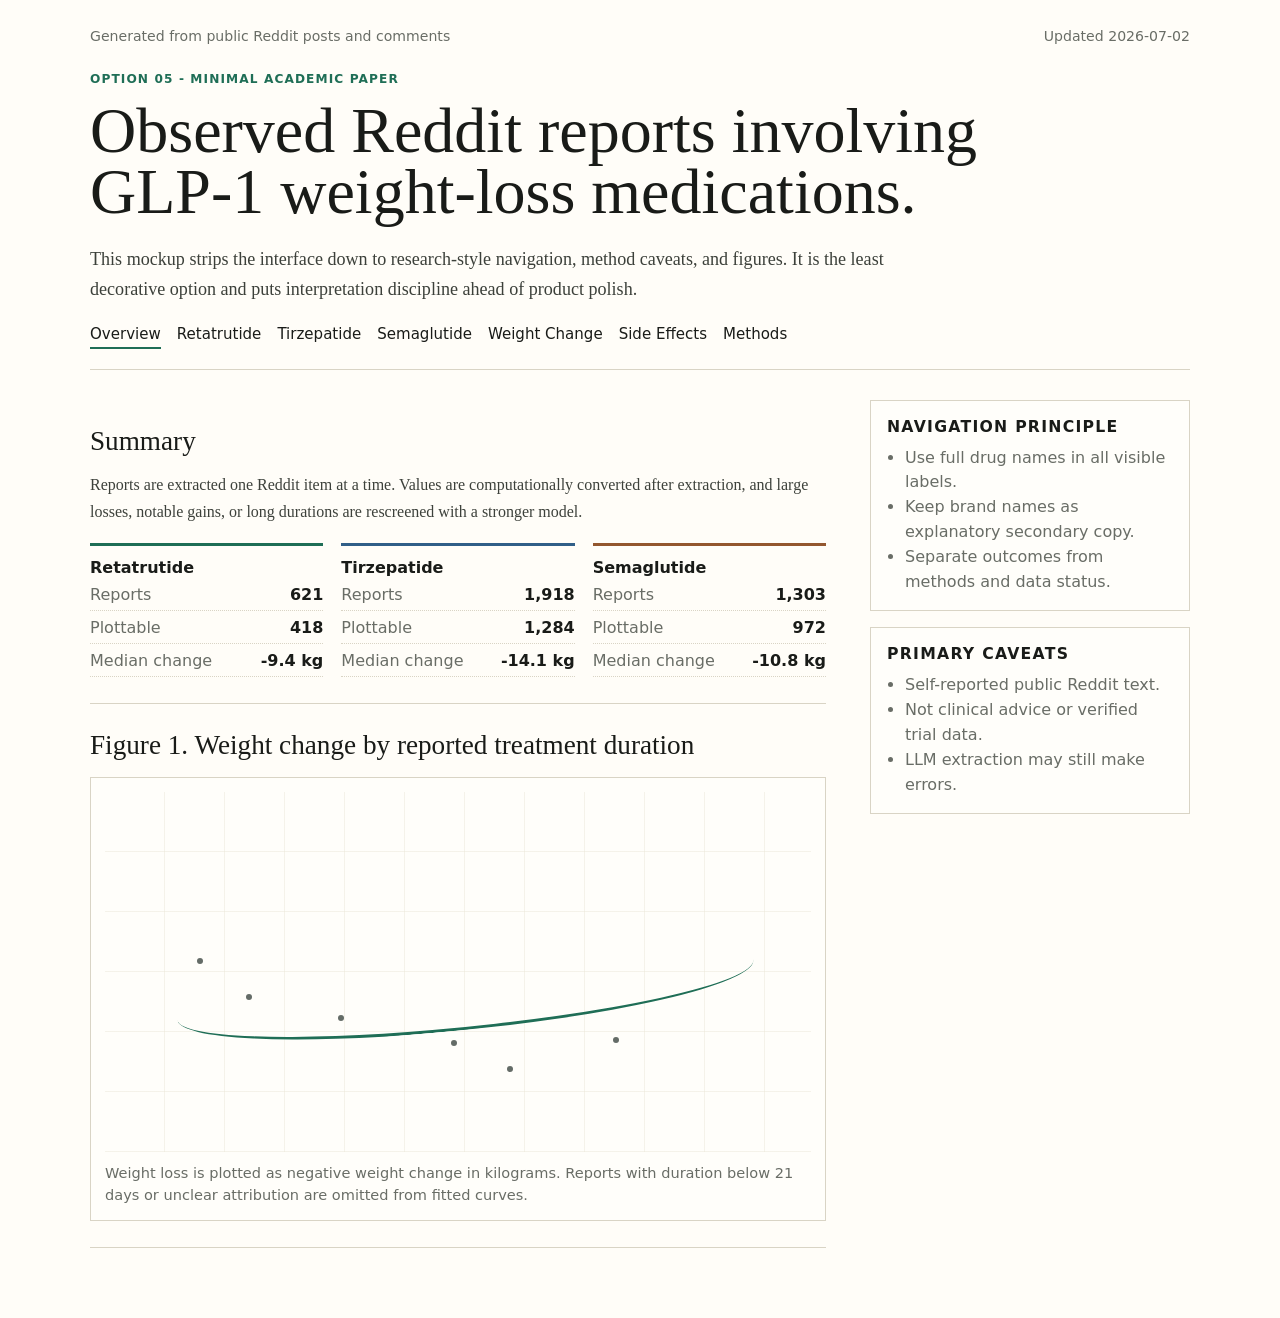
<file: tmp/design-options/option-05-academic-paper.html>
<!doctype html>
<html lang="en">
<head>
  <meta charset="utf-8">
  <meta name="viewport" content="width=device-width, initial-scale=1">
  <title>Option 05 - Minimal Academic Paper</title>
  <style>
    :root {
      --paper: #fffdf8;
      --ink: #191b18;
      --muted: #696d66;
      --line: #d9d4c5;
      --green: #1f6e56;
      --blue: #315f88;
      --rust: #93572f;
    }
    * { box-sizing: border-box; }
    body {
      margin: 0;
      background: var(--paper);
      color: var(--ink);
      font-family: Georgia, "Times New Roman", serif;
    }
    .wrap {
      width: min(1100px, calc(100% - 36px));
      margin: 0 auto;
      padding: 28px 0 70px;
    }
    header {
      border-bottom: 1px solid var(--line);
      padding-bottom: 20px;
      margin-bottom: 30px;
    }
    .utility {
      display: flex;
      justify-content: space-between;
      gap: 20px;
      color: var(--muted);
      font-family: Inter, ui-sans-serif, system-ui, sans-serif;
      font-size: 0.88rem;
      margin-bottom: 28px;
    }
    nav {
      display: flex;
      flex-wrap: wrap;
      gap: 16px;
      font-family: Inter, ui-sans-serif, system-ui, sans-serif;
      margin-top: 20px;
    }
    nav a {
      color: var(--ink);
      text-decoration: none;
      border-bottom: 2px solid transparent;
      padding-bottom: 4px;
      font-size: 0.94rem;
    }
    nav a.active, nav a:hover {
      border-bottom-color: var(--green);
    }
    .eyebrow {
      color: var(--green);
      font-family: Inter, ui-sans-serif, system-ui, sans-serif;
      font-size: 0.76rem;
      font-weight: 850;
      letter-spacing: 0.09em;
      text-transform: uppercase;
      margin-bottom: 14px;
    }
    h1 {
      margin: 0;
      max-width: 960px;
      font-size: clamp(2.5rem, 5vw, 5.4rem);
      line-height: 0.96;
      letter-spacing: 0;
      font-weight: 500;
    }
    .abstract {
      margin-top: 22px;
      max-width: 820px;
      font-size: 1.13rem;
      line-height: 1.65;
      color: #3c403a;
    }
    .columns {
      display: grid;
      grid-template-columns: minmax(0, 1fr) 320px;
      gap: 44px;
      align-items: start;
    }
    section {
      border-bottom: 1px solid var(--line);
      padding: 26px 0;
    }
    h2 {
      margin: 0 0 14px;
      font-size: 1.7rem;
      font-weight: 500;
      letter-spacing: 0;
    }
    p {
      color: #3d413b;
      line-height: 1.7;
      margin: 0 0 14px;
    }
    .drug-summary {
      display: grid;
      grid-template-columns: repeat(3, 1fr);
      gap: 18px;
      margin-top: 18px;
      font-family: Inter, ui-sans-serif, system-ui, sans-serif;
    }
    .summary {
      border-top: 3px solid var(--green);
      padding-top: 12px;
    }
    .summary:nth-child(2) { border-top-color: var(--blue); }
    .summary:nth-child(3) { border-top-color: var(--rust); }
    .summary h3 {
      margin: 0 0 8px;
      font-size: 1rem;
    }
    .summary dl {
      margin: 0;
      display: grid;
      gap: 7px;
    }
    .summary div {
      display: flex;
      justify-content: space-between;
      gap: 14px;
      border-bottom: 1px dotted var(--line);
      padding-bottom: 6px;
    }
    dt { color: var(--muted); }
    dd { margin: 0; font-weight: 800; }
    .figure {
      border: 1px solid var(--line);
      padding: 14px;
      background: #fffefa;
      margin-top: 16px;
    }
    .chart {
      height: 360px;
      background:
        linear-gradient(to right, transparent 0, transparent 59px, #ece7d9 60px),
        linear-gradient(to bottom, transparent 0, transparent 59px, #ece7d9 60px),
        #fffefa;
      background-size: 60px 60px;
      position: relative;
    }
    .curve {
      position: absolute;
      left: 10%;
      right: 8%;
      top: 44%;
      height: 80px;
      border-bottom: 3px solid var(--green);
      border-radius: 0 0 58% 45%;
      transform: rotate(-5deg);
    }
    .dot {
      position: absolute;
      width: 6px;
      height: 6px;
      border-radius: 50%;
      background: #28332e;
      opacity: 0.72;
    }
    .caption {
      margin-top: 10px;
      color: var(--muted);
      font-size: 0.91rem;
      font-family: Inter, ui-sans-serif, system-ui, sans-serif;
      line-height: 1.5;
    }
    aside {
      position: sticky;
      top: 18px;
      font-family: Inter, ui-sans-serif, system-ui, sans-serif;
    }
    .box {
      border: 1px solid var(--line);
      background: #fffefa;
      padding: 16px;
      margin-bottom: 16px;
    }
    .box h3 {
      margin: 0 0 10px;
      font-size: 0.98rem;
      text-transform: uppercase;
      letter-spacing: 0.08em;
    }
    .box ul {
      margin: 0;
      padding-left: 18px;
      color: var(--muted);
      line-height: 1.55;
    }
    @media (max-width: 900px) {
      .columns, .drug-summary { grid-template-columns: 1fr; }
      aside { position: static; }
    }
  </style>
</head>
<body>
  <div class="wrap">
    <header>
      <div class="utility">
        <span>Generated from public Reddit posts and comments</span>
        <span>Updated 2026-07-02</span>
      </div>
      <div class="eyebrow">Option 05 - Minimal Academic Paper</div>
      <h1>Observed Reddit reports involving GLP-1 weight-loss medications.</h1>
      <p class="abstract">This mockup strips the interface down to research-style navigation, method caveats, and figures. It is the least decorative option and puts interpretation discipline ahead of product polish.</p>
      <nav aria-label="Primary">
        <a class="active" href="#">Overview</a>
        <a href="#">Retatrutide</a>
        <a href="#">Tirzepatide</a>
        <a href="#">Semaglutide</a>
        <a href="#">Weight Change</a>
        <a href="#">Side Effects</a>
        <a href="#">Methods</a>
      </nav>
    </header>
    <div class="columns">
      <main>
        <section>
          <h2>Summary</h2>
          <p>Reports are extracted one Reddit item at a time. Values are computationally converted after extraction, and large losses, notable gains, or long durations are rescreened with a stronger model.</p>
          <div class="drug-summary">
            <article class="summary">
              <h3>Retatrutide</h3>
              <dl><div><dt>Reports</dt><dd>621</dd></div><div><dt>Plottable</dt><dd>418</dd></div><div><dt>Median change</dt><dd>-9.4 kg</dd></div></dl>
            </article>
            <article class="summary">
              <h3>Tirzepatide</h3>
              <dl><div><dt>Reports</dt><dd>1,918</dd></div><div><dt>Plottable</dt><dd>1,284</dd></div><div><dt>Median change</dt><dd>-14.1 kg</dd></div></dl>
            </article>
            <article class="summary">
              <h3>Semaglutide</h3>
              <dl><div><dt>Reports</dt><dd>1,303</dd></div><div><dt>Plottable</dt><dd>972</dd></div><div><dt>Median change</dt><dd>-10.8 kg</dd></div></dl>
            </article>
          </div>
        </section>
        <section>
          <h2>Figure 1. Weight change by reported treatment duration</h2>
          <div class="figure">
            <div class="chart" aria-label="Placeholder scatterplot">
              <span class="curve"></span>
              <span class="dot" style="left:13%;top:46%"></span><span class="dot" style="left:20%;top:56%"></span><span class="dot" style="left:33%;top:62%"></span><span class="dot" style="left:49%;top:69%"></span><span class="dot" style="left:57%;top:76%"></span><span class="dot" style="left:72%;top:68%"></span>
            </div>
            <div class="caption">Weight loss is plotted as negative weight change in kilograms. Reports with duration below 21 days or unclear attribution are omitted from fitted curves.</div>
          </div>
        </section>
      </main>
      <aside>
        <div class="box">
          <h3>Navigation Principle</h3>
          <ul>
            <li>Use full drug names in all visible labels.</li>
            <li>Keep brand names as explanatory secondary copy.</li>
            <li>Separate outcomes from methods and data status.</li>
          </ul>
        </div>
        <div class="box">
          <h3>Primary Caveats</h3>
          <ul>
            <li>Self-reported public Reddit text.</li>
            <li>Not clinical advice or verified trial data.</li>
            <li>LLM extraction may still make errors.</li>
          </ul>
        </div>
      </aside>
    </div>
  </div>
</body>
</html>
</file>
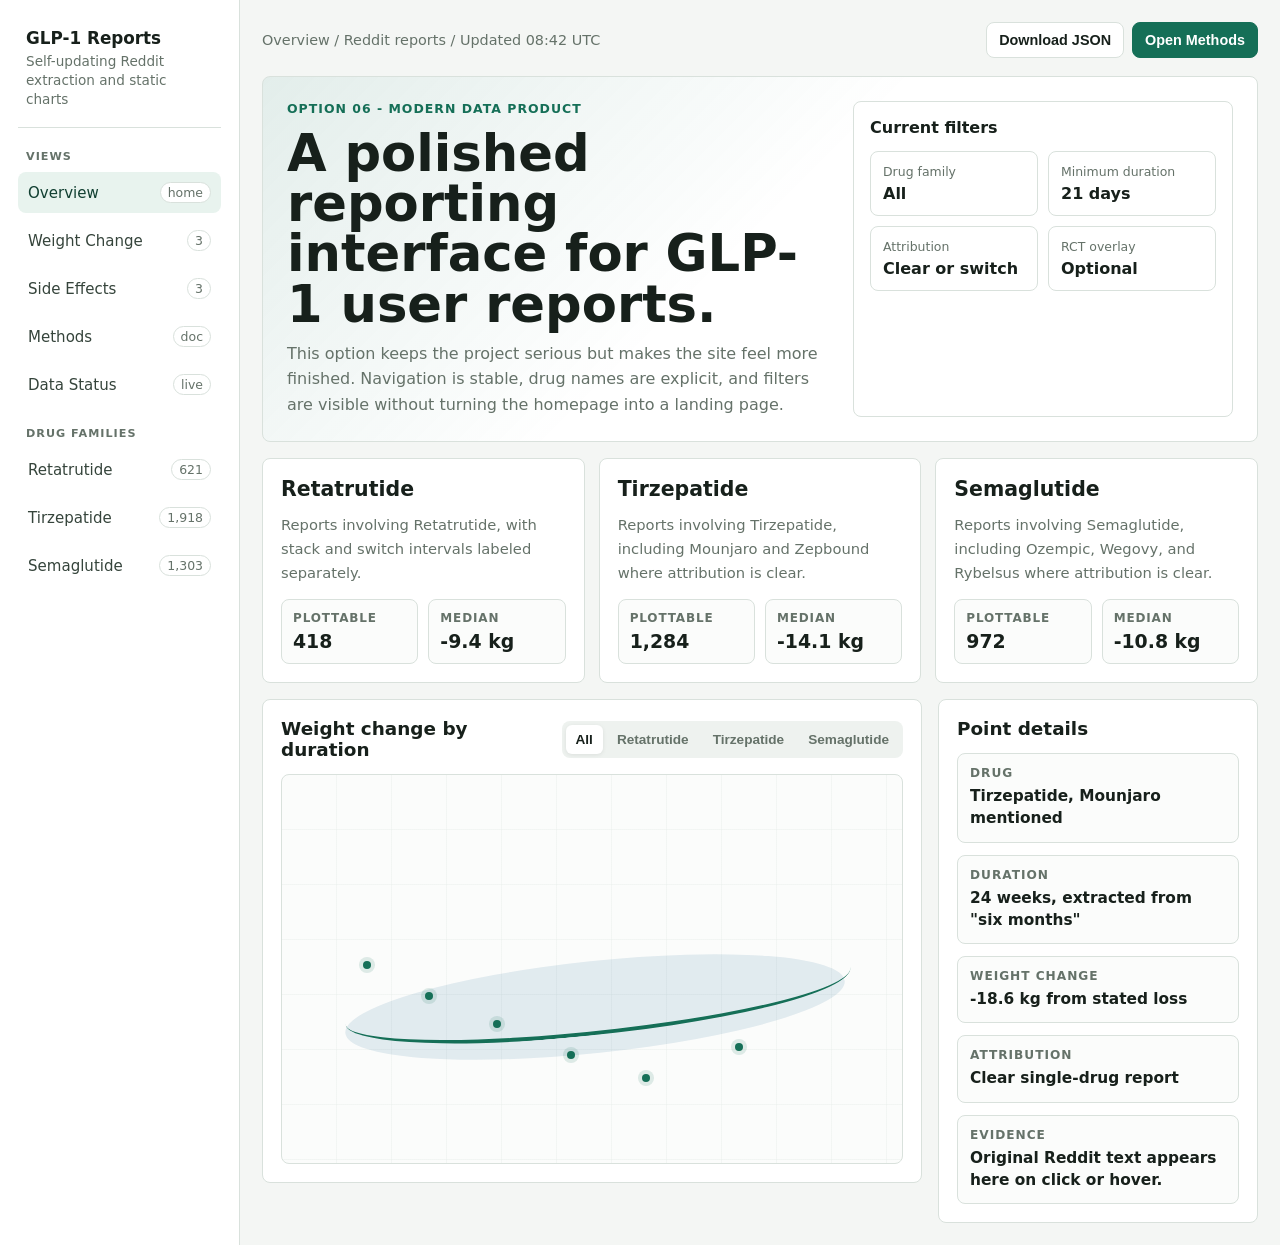
<file: tmp/design-options/option-06-modern-data-product.html>
<!doctype html>
<html lang="en">
<head>
  <meta charset="utf-8">
  <meta name="viewport" content="width=device-width, initial-scale=1">
  <title>Option 06 - Modern Data Product</title>
  <style>
    :root {
      --bg: #f4f6f4;
      --panel: #ffffff;
      --ink: #17201b;
      --muted: #657269;
      --line: #d9e1dc;
      --green: #156f57;
      --blue: #34759e;
      --grape: #6b5aa6;
      --gold: #b17a2a;
      --soft-green: #e8f3ee;
      --soft-blue: #e8f1f7;
      --soft-gold: #f7efe2;
    }
    * { box-sizing: border-box; }
    body {
      margin: 0;
      background: var(--bg);
      color: var(--ink);
      font-family: Inter, ui-sans-serif, system-ui, -apple-system, BlinkMacSystemFont, "Segoe UI", sans-serif;
    }
    .app {
      min-height: 100vh;
      display: grid;
      grid-template-columns: 240px minmax(0, 1fr);
    }
    .sidebar {
      background: #ffffff;
      border-right: 1px solid var(--line);
      padding: 18px;
      display: flex;
      flex-direction: column;
      gap: 22px;
    }
    .brand {
      display: grid;
      gap: 4px;
      padding: 10px 8px 18px;
      border-bottom: 1px solid var(--line);
    }
    .brand strong { font-size: 1.05rem; }
    .brand span { color: var(--muted); font-size: 0.85rem; line-height: 1.4; }
    .nav-section {
      display: grid;
      gap: 7px;
    }
    .nav-label {
      color: var(--muted);
      text-transform: uppercase;
      letter-spacing: 0.09em;
      font-size: 0.7rem;
      font-weight: 850;
      padding: 0 8px;
      margin-bottom: 2px;
    }
    .nav-link {
      display: flex;
      align-items: center;
      justify-content: space-between;
      gap: 12px;
      color: #35443b;
      text-decoration: none;
      padding: 10px 10px;
      border-radius: 8px;
      font-size: 0.94rem;
    }
    .nav-link.active, .nav-link:hover {
      background: var(--soft-green);
      color: #113f31;
    }
    .count {
      color: var(--muted);
      font-size: 0.78rem;
      border: 1px solid var(--line);
      border-radius: 999px;
      padding: 2px 7px;
      background: #fff;
    }
    main {
      min-width: 0;
      padding: 22px;
    }
    .top {
      display: flex;
      align-items: center;
      justify-content: space-between;
      gap: 16px;
      margin-bottom: 18px;
    }
    .crumbs {
      color: var(--muted);
      font-size: 0.9rem;
    }
    .button-row {
      display: flex;
      gap: 8px;
      flex-wrap: wrap;
      justify-content: flex-end;
    }
    .button {
      border: 1px solid var(--line);
      background: #ffffff;
      color: var(--ink);
      border-radius: 8px;
      padding: 9px 12px;
      font-weight: 750;
      font-size: 0.9rem;
    }
    .button.primary {
      background: var(--green);
      border-color: var(--green);
      color: white;
    }
    .hero {
      background:
        linear-gradient(135deg, rgba(21, 111, 87, 0.12), transparent 48%),
        #ffffff;
      border: 1px solid var(--line);
      border-radius: 8px;
      padding: 24px;
      margin-bottom: 16px;
      display: grid;
      grid-template-columns: minmax(0, 1fr) 380px;
      gap: 22px;
      align-items: stretch;
    }
    .eyebrow {
      color: var(--green);
      font-size: 0.78rem;
      letter-spacing: 0.08em;
      text-transform: uppercase;
      font-weight: 850;
      margin-bottom: 12px;
    }
    h1 {
      margin: 0 0 12px;
      font-size: clamp(2rem, 4vw, 4.8rem);
      line-height: 0.98;
      letter-spacing: 0;
    }
    p {
      margin: 0;
      color: var(--muted);
      line-height: 1.6;
    }
    .mini-panel {
      background: rgba(255,255,255,0.82);
      border: 1px solid var(--line);
      border-radius: 8px;
      padding: 16px;
    }
    .mini-panel h2 {
      margin: 0 0 14px;
      font-size: 1rem;
    }
    .filter-grid {
      display: grid;
      grid-template-columns: 1fr 1fr;
      gap: 10px;
    }
    .filter {
      border: 1px solid var(--line);
      border-radius: 8px;
      padding: 12px;
      background: #fff;
    }
    .filter span {
      display: block;
      color: var(--muted);
      font-size: 0.78rem;
      margin-bottom: 5px;
    }
    .filter strong {
      font-size: 1rem;
    }
    .summary-grid {
      display: grid;
      grid-template-columns: repeat(3, 1fr);
      gap: 14px;
      margin-bottom: 16px;
    }
    .card {
      background: var(--panel);
      border: 1px solid var(--line);
      border-radius: 8px;
      padding: 18px;
    }
    .card h2 {
      margin: 0 0 12px;
      font-size: 1.28rem;
      letter-spacing: 0;
    }
    .card p { font-size: 0.92rem; }
    .statline {
      display: grid;
      grid-template-columns: 1fr 1fr;
      gap: 10px;
      margin-top: 15px;
    }
    .stat {
      border: 1px solid var(--line);
      border-radius: 8px;
      padding: 11px;
      background: #fbfcfb;
    }
    .stat span {
      display: block;
      color: var(--muted);
      font-size: 0.75rem;
      text-transform: uppercase;
      letter-spacing: 0.07em;
      font-weight: 800;
      margin-bottom: 5px;
    }
    .stat strong { font-size: 1.18rem; }
    .workbench {
      display: grid;
      grid-template-columns: minmax(0, 1.35fr) minmax(320px, 0.65fr);
      gap: 16px;
      align-items: start;
    }
    .panel {
      background: var(--panel);
      border: 1px solid var(--line);
      border-radius: 8px;
      padding: 18px;
    }
    .panel-head {
      display: flex;
      align-items: center;
      justify-content: space-between;
      gap: 14px;
      margin-bottom: 14px;
    }
    .panel-head h2 {
      margin: 0;
      font-size: 1.15rem;
    }
    .segmented {
      display: flex;
      gap: 4px;
      background: #eef2ef;
      padding: 4px;
      border-radius: 8px;
    }
    .segment {
      border: 0;
      background: transparent;
      border-radius: 6px;
      padding: 7px 10px;
      color: var(--muted);
      font-weight: 750;
      font-size: 0.85rem;
    }
    .segment.active {
      color: var(--ink);
      background: white;
      box-shadow: 0 1px 4px rgba(0,0,0,0.08);
    }
    .chart {
      height: 390px;
      border: 1px solid var(--line);
      border-radius: 8px;
      background:
        linear-gradient(to right, transparent 0, transparent 54px, #e9efeb 55px),
        linear-gradient(to bottom, transparent 0, transparent 54px, #e9efeb 55px),
        #fbfcfb;
      background-size: 55px 55px;
      position: relative;
      overflow: hidden;
    }
    .ribbon {
      position: absolute;
      left: 10%;
      right: 9%;
      top: 48%;
      height: 92px;
      background: rgba(52, 117, 158, 0.13);
      border-radius: 50%;
      transform: rotate(-6deg);
    }
    .curve {
      position: absolute;
      left: 10%;
      right: 8%;
      top: 47%;
      height: 78px;
      border-bottom: 4px solid var(--green);
      border-radius: 0 0 60% 43%;
      transform: rotate(-5deg);
    }
    .dot {
      position: absolute;
      width: 8px;
      height: 8px;
      border-radius: 50%;
      background: var(--green);
      box-shadow: 0 0 0 4px rgba(21, 111, 87, 0.13);
    }
    .report {
      display: grid;
      gap: 12px;
    }
    .report-row {
      border: 1px solid var(--line);
      background: #fbfcfb;
      border-radius: 8px;
      padding: 12px;
    }
    .report-row span {
      display: block;
      color: var(--muted);
      font-size: 0.76rem;
      text-transform: uppercase;
      letter-spacing: 0.08em;
      font-weight: 800;
      margin-bottom: 5px;
    }
    .report-row strong {
      display: block;
      font-size: 0.96rem;
      line-height: 1.45;
    }
    @media (max-width: 1080px) {
      .app { grid-template-columns: 1fr; }
      .sidebar { border-right: 0; border-bottom: 1px solid var(--line); }
      .hero, .workbench, .summary-grid { grid-template-columns: 1fr; }
    }
    @media (max-width: 660px) {
      .top { align-items: flex-start; flex-direction: column; }
      .button-row { justify-content: flex-start; }
      .filter-grid { grid-template-columns: 1fr; }
      .panel-head { align-items: flex-start; flex-direction: column; }
    }
  </style>
</head>
<body>
  <div class="app">
    <aside class="sidebar" aria-label="Primary">
      <div class="brand"><strong>GLP-1 Reports</strong><span>Self-updating Reddit extraction and static charts</span></div>
      <div class="nav-section">
        <div class="nav-label">Views</div>
        <a class="nav-link active" href="#"><span>Overview</span><span class="count">home</span></a>
        <a class="nav-link" href="#"><span>Weight Change</span><span class="count">3</span></a>
        <a class="nav-link" href="#"><span>Side Effects</span><span class="count">3</span></a>
        <a class="nav-link" href="#"><span>Methods</span><span class="count">doc</span></a>
        <a class="nav-link" href="#"><span>Data Status</span><span class="count">live</span></a>
      </div>
      <div class="nav-section">
        <div class="nav-label">Drug Families</div>
        <a class="nav-link" href="#"><span>Retatrutide</span><span class="count">621</span></a>
        <a class="nav-link" href="#"><span>Tirzepatide</span><span class="count">1,918</span></a>
        <a class="nav-link" href="#"><span>Semaglutide</span><span class="count">1,303</span></a>
      </div>
    </aside>
    <main>
      <div class="top">
        <div class="crumbs">Overview / Reddit reports / Updated 08:42 UTC</div>
        <div class="button-row">
          <button class="button">Download JSON</button>
          <button class="button primary">Open Methods</button>
        </div>
      </div>
      <section class="hero">
        <div>
          <div class="eyebrow">Option 06 - Modern Data Product</div>
          <h1>A polished reporting interface for GLP-1 user reports.</h1>
          <p>This option keeps the project serious but makes the site feel more finished. Navigation is stable, drug names are explicit, and filters are visible without turning the homepage into a landing page.</p>
        </div>
        <aside class="mini-panel">
          <h2>Current filters</h2>
          <div class="filter-grid">
            <div class="filter"><span>Drug family</span><strong>All</strong></div>
            <div class="filter"><span>Minimum duration</span><strong>21 days</strong></div>
            <div class="filter"><span>Attribution</span><strong>Clear or switch</strong></div>
            <div class="filter"><span>RCT overlay</span><strong>Optional</strong></div>
          </div>
        </aside>
      </section>
      <section class="summary-grid">
        <article class="card">
          <h2>Retatrutide</h2>
          <p>Reports involving Retatrutide, with stack and switch intervals labeled separately.</p>
          <div class="statline"><div class="stat"><span>Plottable</span><strong>418</strong></div><div class="stat"><span>Median</span><strong>-9.4 kg</strong></div></div>
        </article>
        <article class="card">
          <h2>Tirzepatide</h2>
          <p>Reports involving Tirzepatide, including Mounjaro and Zepbound where attribution is clear.</p>
          <div class="statline"><div class="stat"><span>Plottable</span><strong>1,284</strong></div><div class="stat"><span>Median</span><strong>-14.1 kg</strong></div></div>
        </article>
        <article class="card">
          <h2>Semaglutide</h2>
          <p>Reports involving Semaglutide, including Ozempic, Wegovy, and Rybelsus where attribution is clear.</p>
          <div class="statline"><div class="stat"><span>Plottable</span><strong>972</strong></div><div class="stat"><span>Median</span><strong>-10.8 kg</strong></div></div>
        </article>
      </section>
      <section class="workbench">
        <article class="panel">
          <div class="panel-head">
            <h2>Weight change by duration</h2>
            <div class="segmented" aria-label="Drug selector">
              <button class="segment active">All</button>
              <button class="segment">Retatrutide</button>
              <button class="segment">Tirzepatide</button>
              <button class="segment">Semaglutide</button>
            </div>
          </div>
          <div class="chart" aria-label="Placeholder scatterplot">
            <span class="ribbon"></span>
            <span class="curve"></span>
            <span class="dot" style="left:13%;top:48%"></span><span class="dot" style="left:23%;top:56%"></span><span class="dot" style="left:34%;top:63%"></span><span class="dot" style="left:46%;top:71%"></span><span class="dot" style="left:58%;top:77%"></span><span class="dot" style="left:73%;top:69%"></span>
          </div>
        </article>
        <aside class="panel">
          <div class="panel-head"><h2>Point details</h2></div>
          <div class="report">
            <div class="report-row"><span>Drug</span><strong>Tirzepatide, Mounjaro mentioned</strong></div>
            <div class="report-row"><span>Duration</span><strong>24 weeks, extracted from "six months"</strong></div>
            <div class="report-row"><span>Weight change</span><strong>-18.6 kg from stated loss</strong></div>
            <div class="report-row"><span>Attribution</span><strong>Clear single-drug report</strong></div>
            <div class="report-row"><span>Evidence</span><strong>Original Reddit text appears here on click or hover.</strong></div>
          </div>
        </aside>
      </section>
    </main>
  </div>
</body>
</html>
</file>
